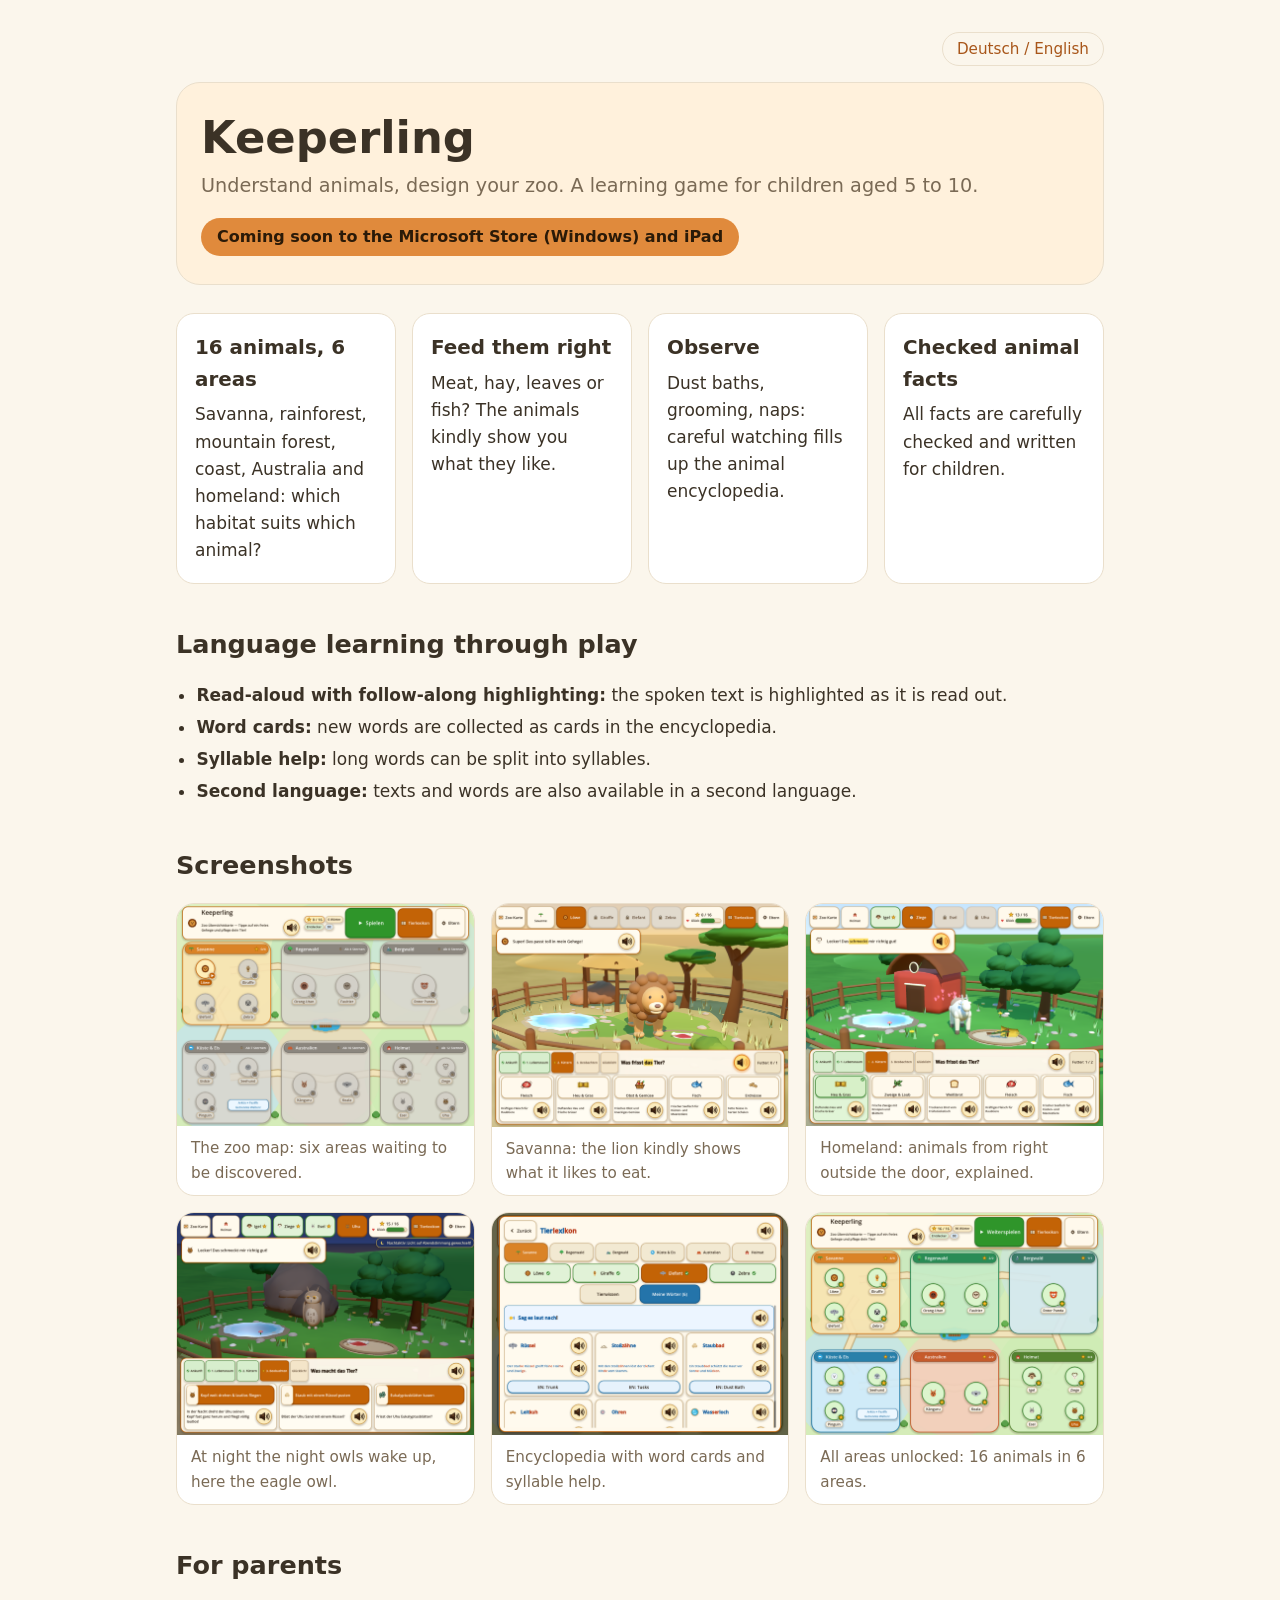
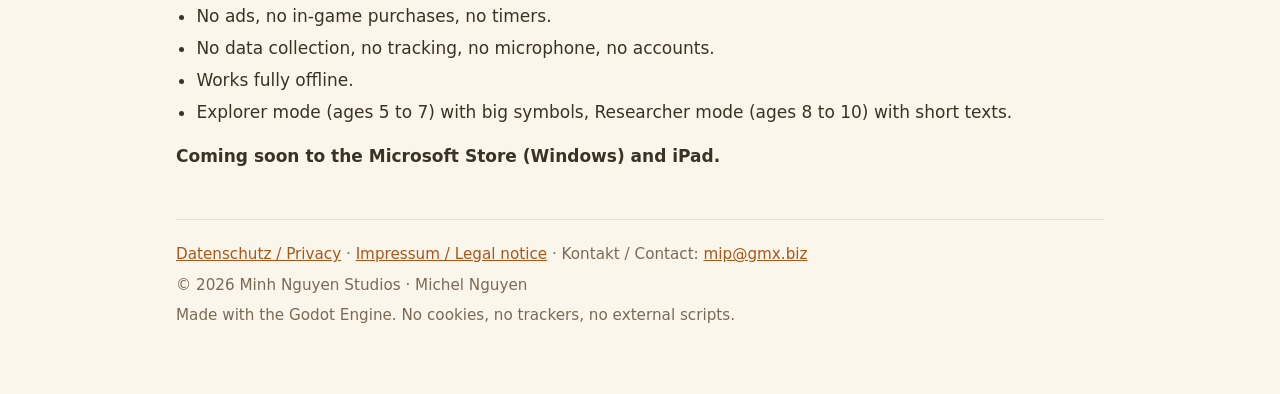
<file: index.html>
<!doctype html>
<html lang="de">
<head>
<meta charset="utf-8">
<meta name="viewport" content="width=device-width, initial-scale=1">
<meta name="color-scheme" content="light dark">
<title>Keeperling – Tiere verstehen, Zoo gestalten</title>
<meta name="description" content="Keeperling ist ein werbefreies Lernspiel für Kinder von 5 bis 10 Jahren: 16 Tiere in 6 Gebieten, Sprachförderung, geprüfte Tierfakten, komplett offline.">
<link rel="stylesheet" href="style.css">
</head>
<body>
<main>
<div class="top"><button class="langbtn" type="button" onclick="document.body.classList.toggle('en');document.documentElement.lang=document.body.classList.contains('en')?'en':'de'">Deutsch / English</button></div>
<header class="hero">
<h1>Keeperling</h1>
<p lang="de">Tiere verstehen, Zoo gestalten. Ein Lernspiel für Kinder von 5 bis 10 Jahren.</p>
<p lang="en">Understand animals, design your zoo. A learning game for children aged 5 to 10.</p>
<div lang="de"><span class="soon">Bald im Microsoft Store (Windows) und für iPad</span></div>
<div lang="en"><span class="soon">Coming soon to the Microsoft Store (Windows) and iPad</span></div>
</header>
<div lang="de">
<div class="grid">
<div class="card"><h3>16 Tiere, 6 Gebiete</h3>Savanne, Regenwald, Bergwald, Küste, Australien und Heimat: Welcher Lebensraum passt zu welchem Tier?</div>
<div class="card"><h3>Richtig füttern</h3>Fleisch, Heu, Laub oder Fisch? Die Tiere zeigen freundlich, was ihnen schmeckt.</div>
<div class="card"><h3>Beobachten</h3>Staubbad, Fellpflege, Mittagsschlaf: Wer genau hinschaut, füllt das Tierlexikon.</div>
<div class="card"><h3>Geprüfte Tierfakten</h3>Alle Fakten sind sorgfältig geprüft und kindgerecht formuliert.</div>
</div>
<h2>Spielend Sprache fördern</h2>
<ul class="checks">
<li><strong>Vorlesen mit Mitlese-Markierung:</strong> Beim Vorlesen wird der gesprochene Text mitmarkiert.</li>
<li><strong>Wortkarten:</strong> Neue Wörter werden im Lexikon als Karten gesammelt.</li>
<li><strong>Silbenhilfe:</strong> Lange Wörter lassen sich in Silben aufteilen.</li>
<li><strong>Zweitsprache:</strong> Texte und Wörter gibt es auch in einer zweiten Sprache.</li>
</ul>
<h2>Einblicke</h2>
<ul class="gallery">
<li><figure><a href="img/02_zoo_map_start.png"><img src="img/02_zoo_map_start.png" width="1200" height="899" alt="Zoo-Karte zu Beginn des Spiels" loading="lazy"></a><figcaption>Die Zoo-Karte: sechs Gebiete warten darauf, entdeckt zu werden.</figcaption></figure></li>
<li><figure><a href="img/03b_savanna_lion_feed.png"><img src="img/03b_savanna_lion_feed.png" width="1200" height="899" alt="Löwe in der Savanne beim Füttern" loading="lazy"></a><figcaption>Savanne: Der Löwe zeigt freundlich, was ihm schmeckt.</figcaption></figure></li>
<li><figure><a href="img/12b_homeland_goat_feed.png"><img src="img/12b_homeland_goat_feed.png" width="1200" height="899" alt="Ziege im Heimat-Gebiet beim Füttern" loading="lazy"></a><figcaption>Heimat: Auch Tiere vor der Haustür werden verständlich.</figcaption></figure></li>
<li><figure><a href="img/13_homeland_eagle_owl_night.png"><img src="img/13_homeland_eagle_owl_night.png" width="1200" height="899" alt="Uhu bei Nacht im Heimat-Gebiet" loading="lazy"></a><figcaption>Nachts erwachen die Nachtschwärmer, hier der Uhu.</figcaption></figure></li>
<li><figure><a href="img/16_lexicon_words_syllables.png"><img src="img/16_lexicon_words_syllables.png" width="1200" height="899" alt="Lexikon mit Wortkarten und Silben" loading="lazy"></a><figcaption>Lexikon mit Wortkarten und Silbenhilfe.</figcaption></figure></li>
<li><figure><a href="img/14_zoo_map_all_unlocked.png"><img src="img/14_zoo_map_all_unlocked.png" width="1200" height="899" alt="Zoo-Karte mit allen freigeschalteten Gebieten" loading="lazy"></a><figcaption>Alle Gebiete freigeschaltet: 16 Tiere in 6 Gebieten.</figcaption></figure></li>
</ul>
<h2>Für Eltern</h2>
<ul class="checks">
<li>Keine Werbung, keine Käufe im Spiel, kein Zeitdruck.</li>
<li>Keine Datensammlung, kein Tracking, kein Mikrofon, keine Konten.</li>
<li>Funktioniert komplett offline.</li>
<li>Entdecker-Modus (5 bis 7) mit großen Symbolen, Forscher-Modus (8 bis 10) mit kurzen Lesetexten.</li>
</ul>
<p><strong>Bald im Microsoft Store (Windows) und für iPad.</strong></p>
</div>
<div lang="en">
<div class="grid">
<div class="card"><h3>16 animals, 6 areas</h3>Savanna, rainforest, mountain forest, coast, Australia and homeland: which habitat suits which animal?</div>
<div class="card"><h3>Feed them right</h3>Meat, hay, leaves or fish? The animals kindly show you what they like.</div>
<div class="card"><h3>Observe</h3>Dust baths, grooming, naps: careful watching fills up the animal encyclopedia.</div>
<div class="card"><h3>Checked animal facts</h3>All facts are carefully checked and written for children.</div>
</div>
<h2>Language learning through play</h2>
<ul class="checks">
<li><strong>Read-aloud with follow-along highlighting:</strong> the spoken text is highlighted as it is read out.</li>
<li><strong>Word cards:</strong> new words are collected as cards in the encyclopedia.</li>
<li><strong>Syllable help:</strong> long words can be split into syllables.</li>
<li><strong>Second language:</strong> texts and words are also available in a second language.</li>
</ul>
<h2>Screenshots</h2>
<ul class="gallery">
<li><figure><a href="img/02_zoo_map_start.png"><img src="img/02_zoo_map_start.png" width="1200" height="899" alt="Zoo map at the start of the game" loading="lazy"></a><figcaption>The zoo map: six areas waiting to be discovered.</figcaption></figure></li>
<li><figure><a href="img/03b_savanna_lion_feed.png"><img src="img/03b_savanna_lion_feed.png" width="1200" height="899" alt="Lion in the savanna being fed" loading="lazy"></a><figcaption>Savanna: the lion kindly shows what it likes to eat.</figcaption></figure></li>
<li><figure><a href="img/12b_homeland_goat_feed.png"><img src="img/12b_homeland_goat_feed.png" width="1200" height="899" alt="Goat in the homeland area being fed" loading="lazy"></a><figcaption>Homeland: animals from right outside the door, explained.</figcaption></figure></li>
<li><figure><a href="img/13_homeland_eagle_owl_night.png"><img src="img/13_homeland_eagle_owl_night.png" width="1200" height="899" alt="Eagle owl at night in the homeland area" loading="lazy"></a><figcaption>At night the night owls wake up, here the eagle owl.</figcaption></figure></li>
<li><figure><a href="img/16_lexicon_words_syllables.png"><img src="img/16_lexicon_words_syllables.png" width="1200" height="899" alt="Encyclopedia with word cards and syllables" loading="lazy"></a><figcaption>Encyclopedia with word cards and syllable help.</figcaption></figure></li>
<li><figure><a href="img/14_zoo_map_all_unlocked.png"><img src="img/14_zoo_map_all_unlocked.png" width="1200" height="899" alt="Zoo map with all areas unlocked" loading="lazy"></a><figcaption>All areas unlocked: 16 animals in 6 areas.</figcaption></figure></li>
</ul>
<h2>For parents</h2>
<ul class="checks">
<li>No ads, no in-game purchases, no timers.</li>
<li>No data collection, no tracking, no microphone, no accounts.</li>
<li>Works fully offline.</li>
<li>Explorer mode (ages 5 to 7) with big symbols, Researcher mode (ages 8 to 10) with short texts.</li>
</ul>
<p><strong>Coming soon to the Microsoft Store (Windows) and iPad.</strong></p>
</div>
<footer>
<p><a href="privacy.html">Datenschutz / Privacy</a> · <a href="imprint.html">Impressum / Legal notice</a> · Kontakt / Contact: <a href="mailto:mip@gmx.biz">mip@gmx.biz</a></p>
<p>© 2026 Minh Nguyen Studios · Michel Nguyen</p>
<p lang="de">Erstellt mit der Godot Engine. Keine Cookies, keine Tracker, keine externen Skripte.</p>
<p lang="en">Made with the Godot Engine. No cookies, no trackers, no external scripts.</p>
</footer>
</main>
<script>if(!navigator.language.toLowerCase().startsWith('de')){document.body.classList.add('en');document.documentElement.lang='en'}</script>
</body>
</html>
</file>
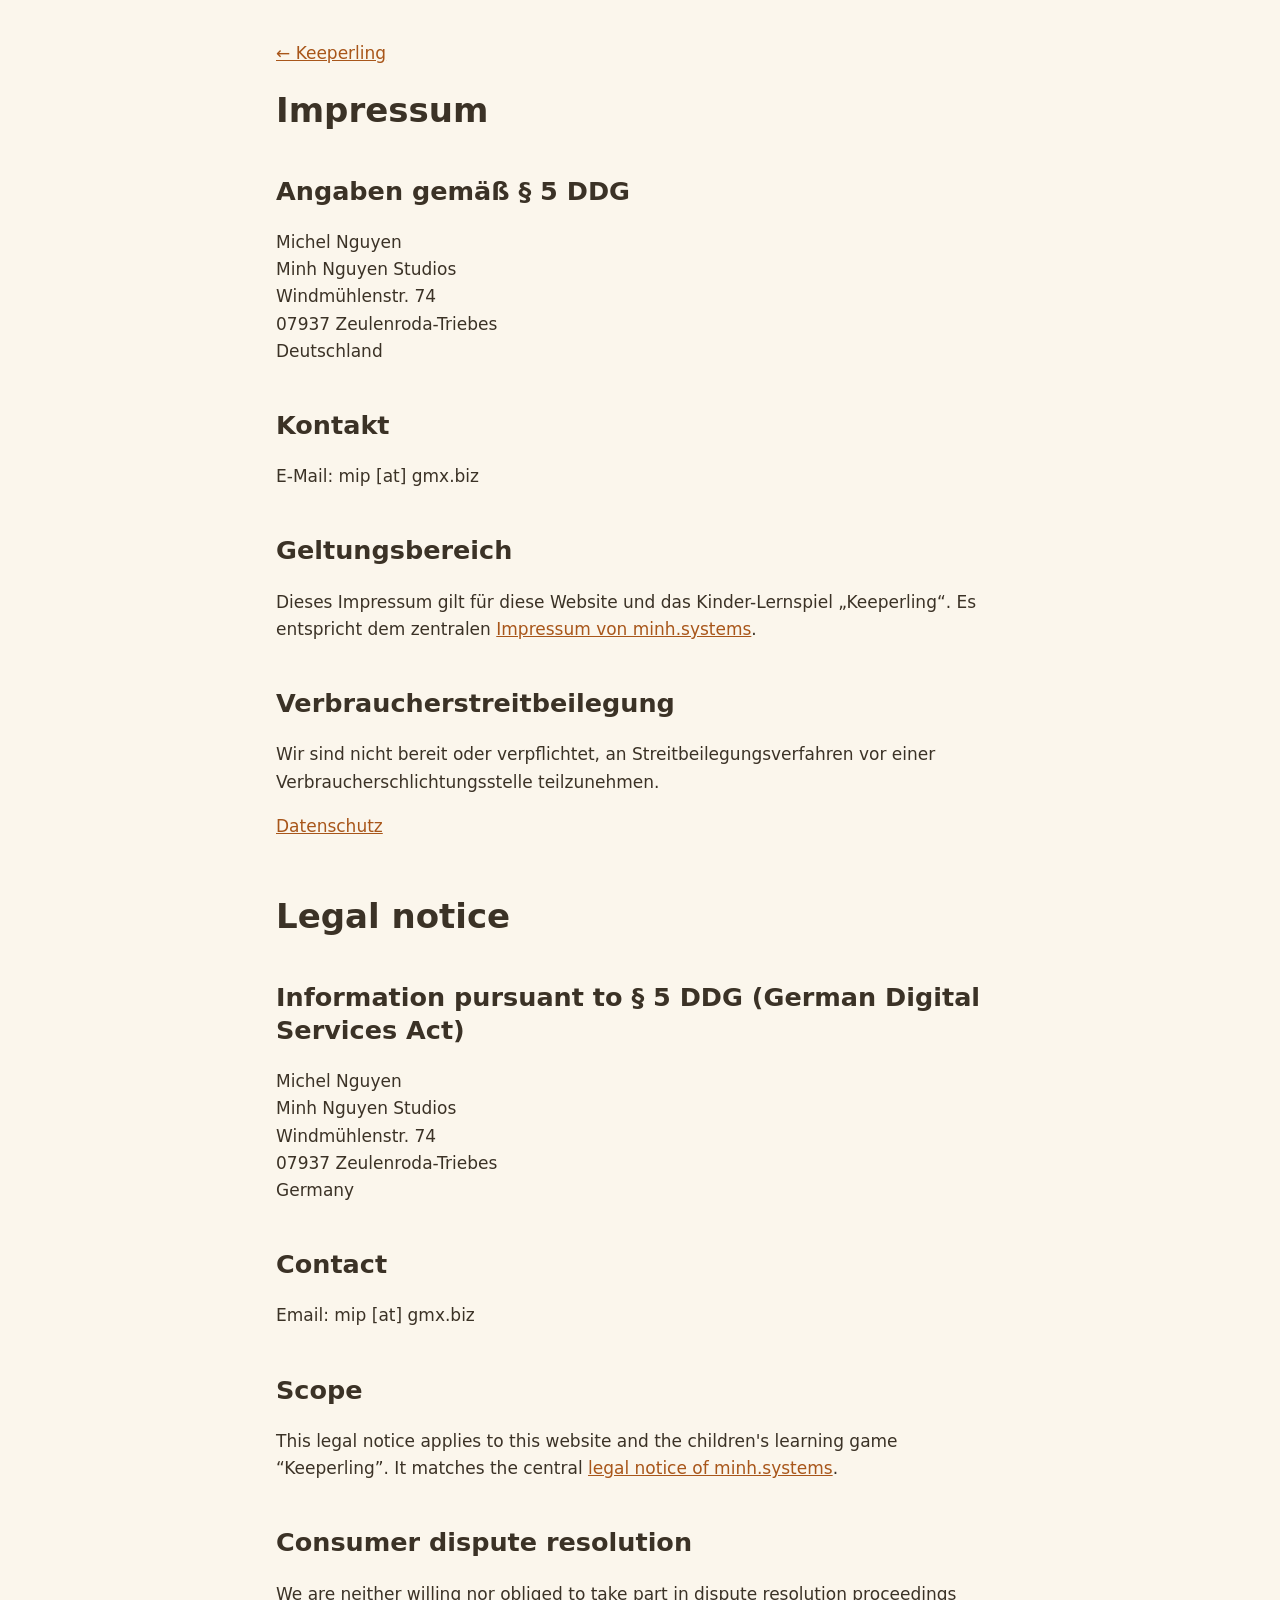
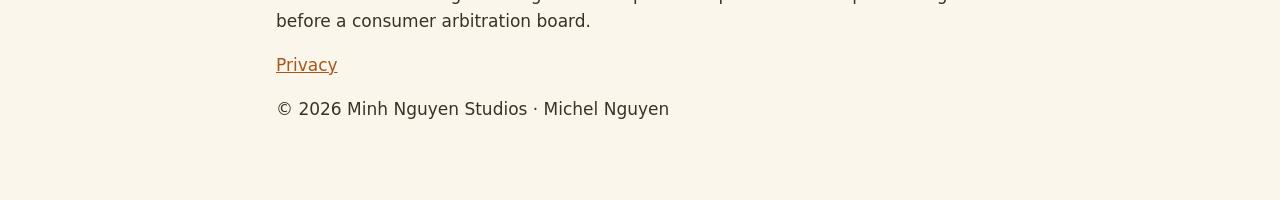
<file: imprint.html>
<!doctype html>
<html lang="de">
<head>
<meta charset="utf-8">
<meta name="viewport" content="width=device-width, initial-scale=1">
<meta name="color-scheme" content="light dark">
<title>Impressum – Keeperling</title>
<meta name="description" content="Impressum und Anbieterangaben für Keeperling.">
<link rel="stylesheet" href="style.css">
</head>
<body><main class="doc"><p class="docnav"><a href="index.html">← Keeperling</a></p>
<h1>Impressum</h1>
<h2>Angaben gemäß § 5 DDG</h2>
<p>Michel Nguyen<br>Minh Nguyen Studios<br>Windmühlenstr. 74<br>07937 Zeulenroda-Triebes<br>Deutschland</p>
<h2>Kontakt</h2>
<p>E-Mail: mip [at] gmx.biz</p>
<h2>Geltungsbereich</h2>
<p>Dieses Impressum gilt für diese Website und das Kinder-Lernspiel „Keeperling“. Es entspricht dem zentralen <a href="https://minh.systems/impressum/">Impressum von minh.systems</a>.</p>
<h2>Verbraucherstreitbeilegung</h2>
<p>Wir sind nicht bereit oder verpflichtet, an Streitbeilegungsverfahren vor einer Verbraucherschlichtungsstelle teilzunehmen.</p>
<p><a href="privacy.html">Datenschutz</a></p>
<h1 lang="en" style="margin-top:56px;display:block">Legal notice</h1>
<div lang="en" style="display:block">
<h2>Information pursuant to § 5 DDG (German Digital Services Act)</h2>
<p>Michel Nguyen<br>Minh Nguyen Studios<br>Windmühlenstr. 74<br>07937 Zeulenroda-Triebes<br>Germany</p>
<h2>Contact</h2>
<p>Email: mip [at] gmx.biz</p>
<h2>Scope</h2>
<p>This legal notice applies to this website and the children's learning game “Keeperling”. It matches the central <a href="https://minh.systems/impressum/">legal notice of minh.systems</a>.</p>
<h2>Consumer dispute resolution</h2>
<p>We are neither willing nor obliged to take part in dispute resolution proceedings before a consumer arbitration board.</p>
<p><a href="privacy.html">Privacy</a></p>
</div>
<p>© 2026 Minh Nguyen Studios · Michel Nguyen</p></main></body></html>
</file>
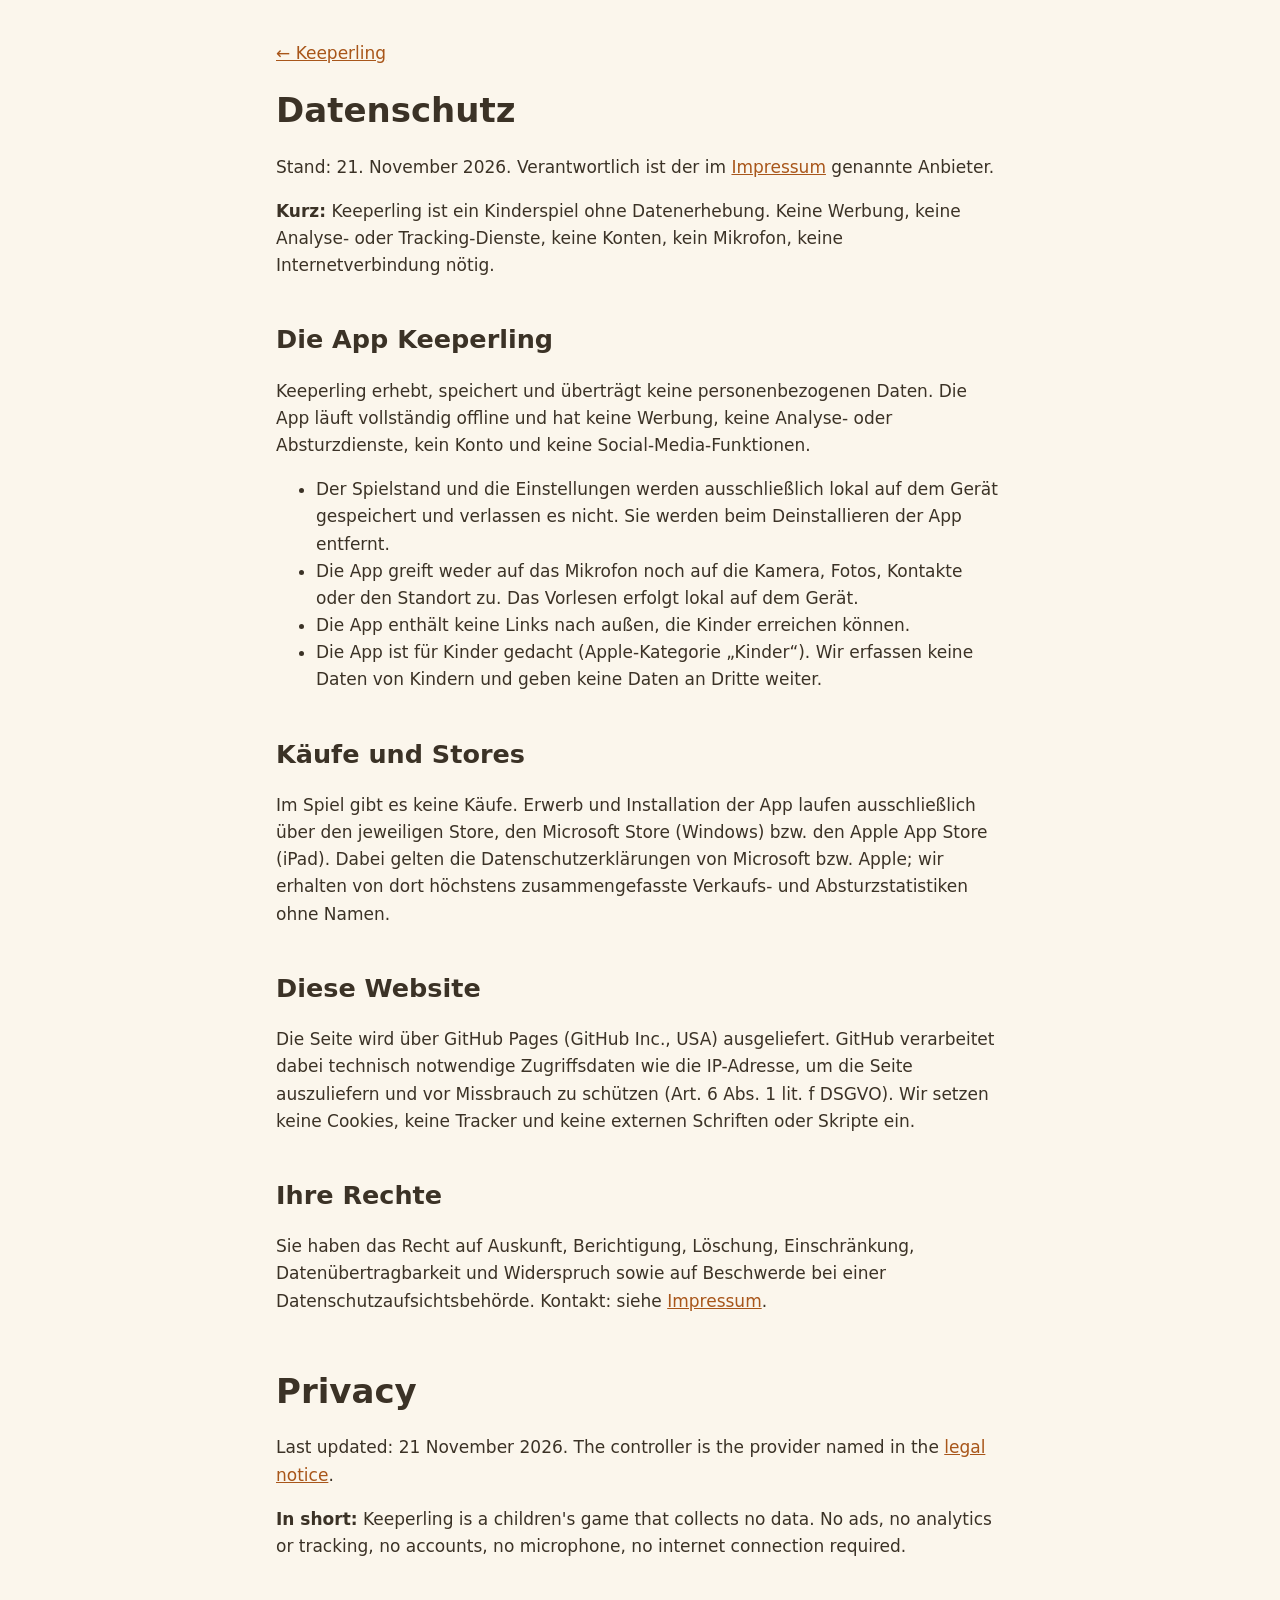
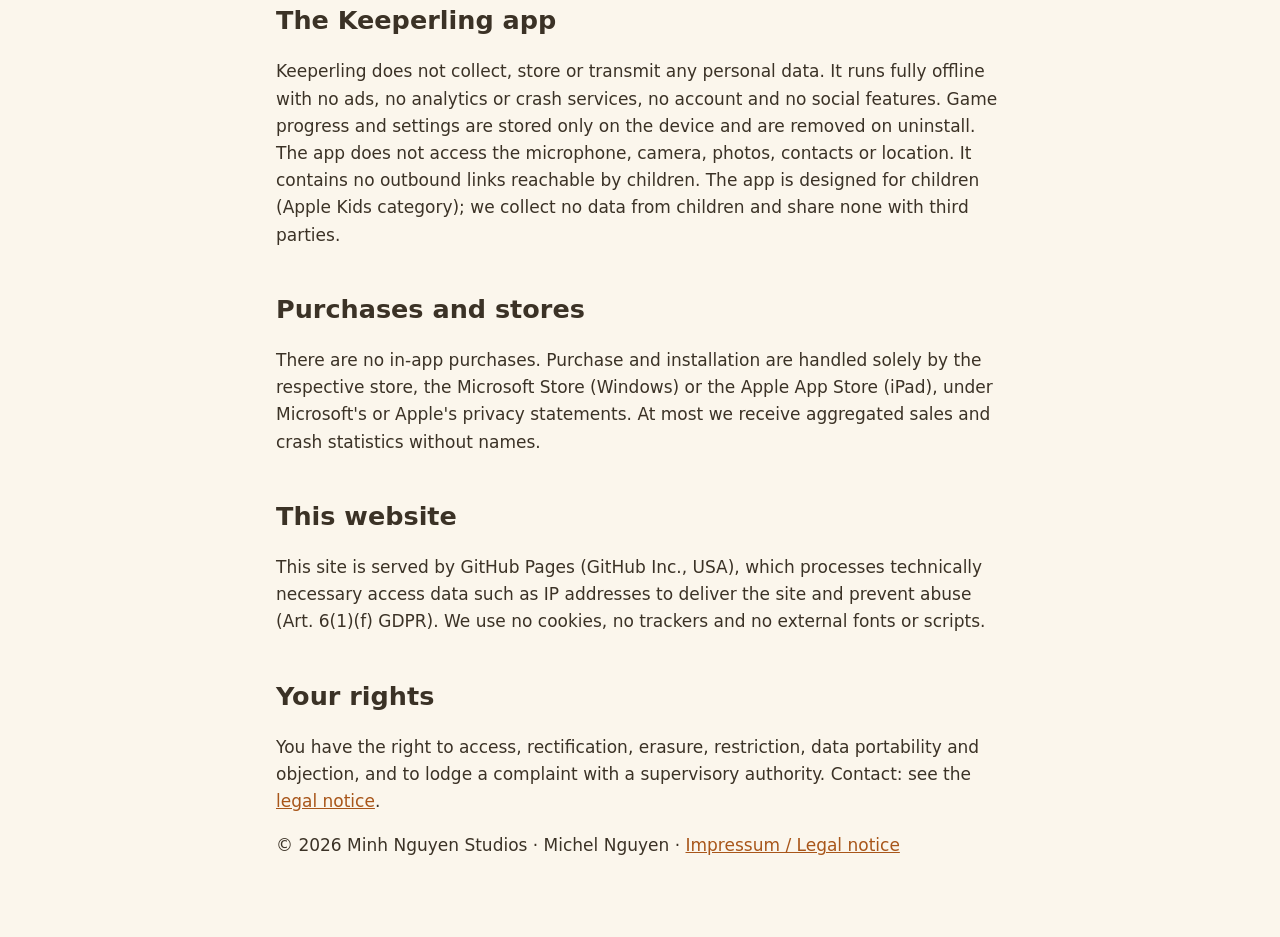
<file: privacy.html>
<!doctype html>
<html lang="de">
<head>
<meta charset="utf-8">
<meta name="viewport" content="width=device-width, initial-scale=1">
<meta name="color-scheme" content="light dark">
<title>Datenschutz – Keeperling</title>
<meta name="description" content="Datenschutzerklärung für Keeperling und diese Website.">
<link rel="stylesheet" href="style.css">
</head>
<body><main class="doc"><p class="docnav"><a href="index.html">← Keeperling</a></p>
<h1>Datenschutz</h1>
<p>Stand: 21. November 2026. Verantwortlich ist der im <a href="imprint.html">Impressum</a> genannte Anbieter.</p>
<p><strong>Kurz:</strong> Keeperling ist ein Kinderspiel ohne Datenerhebung. Keine Werbung, keine Analyse- oder Tracking-Dienste, keine Konten, kein Mikrofon, keine Internetverbindung nötig.</p>
<h2>Die App Keeperling</h2>
<p>Keeperling erhebt, speichert und überträgt keine personenbezogenen Daten. Die App läuft vollständig offline und hat keine Werbung, keine Analyse- oder Absturzdienste, kein Konto und keine Social-Media-Funktionen.</p>
<ul>
<li>Der Spielstand und die Einstellungen werden ausschließlich lokal auf dem Gerät gespeichert und verlassen es nicht. Sie werden beim Deinstallieren der App entfernt.</li>
<li>Die App greift weder auf das Mikrofon noch auf die Kamera, Fotos, Kontakte oder den Standort zu. Das Vorlesen erfolgt lokal auf dem Gerät.</li>
<li>Die App enthält keine Links nach außen, die Kinder erreichen können.</li>
<li>Die App ist für Kinder gedacht (Apple-Kategorie „Kinder“). Wir erfassen keine Daten von Kindern und geben keine Daten an Dritte weiter.</li>
</ul>
<h2>Käufe und Stores</h2>
<p>Im Spiel gibt es keine Käufe. Erwerb und Installation der App laufen ausschließlich über den jeweiligen Store, den Microsoft Store (Windows) bzw. den Apple App Store (iPad). Dabei gelten die Datenschutzerklärungen von Microsoft bzw. Apple; wir erhalten von dort höchstens zusammengefasste Verkaufs- und Absturzstatistiken ohne Namen.</p>
<h2>Diese Website</h2>
<p>Die Seite wird über GitHub Pages (GitHub Inc., USA) ausgeliefert. GitHub verarbeitet dabei technisch notwendige Zugriffsdaten wie die IP-Adresse, um die Seite auszuliefern und vor Missbrauch zu schützen (Art. 6 Abs. 1 lit. f DSGVO). Wir setzen keine Cookies, keine Tracker und keine externen Schriften oder Skripte ein.</p>
<h2>Ihre Rechte</h2>
<p>Sie haben das Recht auf Auskunft, Berichtigung, Löschung, Einschränkung, Datenübertragbarkeit und Widerspruch sowie auf Beschwerde bei einer Datenschutzaufsichtsbehörde. Kontakt: siehe <a href="imprint.html">Impressum</a>.</p>
<h1 lang="en" style="margin-top:56px;display:block">Privacy</h1>
<div lang="en" style="display:block">
<p>Last updated: 21 November 2026. The controller is the provider named in the <a href="imprint.html">legal notice</a>.</p>
<p><strong>In short:</strong> Keeperling is a children's game that collects no data. No ads, no analytics or tracking, no accounts, no microphone, no internet connection required.</p>
<h2>The Keeperling app</h2>
<p>Keeperling does not collect, store or transmit any personal data. It runs fully offline with no ads, no analytics or crash services, no account and no social features. Game progress and settings are stored only on the device and are removed on uninstall. The app does not access the microphone, camera, photos, contacts or location. It contains no outbound links reachable by children. The app is designed for children (Apple Kids category); we collect no data from children and share none with third parties.</p>
<h2>Purchases and stores</h2>
<p>There are no in-app purchases. Purchase and installation are handled solely by the respective store, the Microsoft Store (Windows) or the Apple App Store (iPad), under Microsoft's or Apple's privacy statements. At most we receive aggregated sales and crash statistics without names.</p>
<h2>This website</h2>
<p>This site is served by GitHub Pages (GitHub Inc., USA), which processes technically necessary access data such as IP addresses to deliver the site and prevent abuse (Art. 6(1)(f) GDPR). We use no cookies, no trackers and no external fonts or scripts.</p>
<h2>Your rights</h2>
<p>You have the right to access, rectification, erasure, restriction, data portability and objection, and to lodge a complaint with a supervisory authority. Contact: see the <a href="imprint.html">legal notice</a>.</p>
</div>
<p>© 2026 Minh Nguyen Studios · Michel Nguyen · <a href="imprint.html">Impressum / Legal notice</a></p></main></body></html>
</file>
<file: style.css>
:root{--bg:#fbf6ec;--fg:#3b3226;--muted:#7a6a55;--accent:#e08a3c;--link:#a8561a;--card:#fff;--line:#eadfcc;--hero:#fff1dc}
@media (prefers-color-scheme:dark){:root{--bg:#1f1b16;--fg:#f3ead9;--muted:#bfae93;--accent:#f0a35e;--link:#f0a35e;--card:#2a251e;--line:#3d352b;--hero:#2e261b}}
*{box-sizing:border-box}
body{margin:0;background:var(--bg);color:var(--fg);font:17px/1.6 system-ui,-apple-system,"Segoe UI",sans-serif}
main{max-width:960px;margin:0 auto;padding:32px 16px 60px}
main.doc{max-width:760px;padding-top:40px}
a{color:var(--link)}
img{max-width:100%;height:auto}
h1{line-height:1.2}h2{margin-top:44px;line-height:1.3}
.top{display:flex;justify-content:flex-end;font-size:.95rem}
.top a,.langbtn{color:var(--link);background:none;border:1px solid var(--line);border-radius:999px;padding:4px 14px;font:inherit;cursor:pointer;text-decoration:none}
.hero{background:var(--hero);border:1px solid var(--line);border-radius:24px;padding:28px 24px;margin:16px 0 8px}
.hero h1{font-size:2.8rem;margin:0}
.hero p{font-size:1.2rem;color:var(--muted);margin:.4rem 0 0}
.soon{display:inline-block;margin-top:16px;padding:6px 16px;border-radius:999px;background:var(--accent);color:#2a1a08;font-weight:600;font-size:1rem}
.grid{display:grid;grid-template-columns:repeat(auto-fit,minmax(210px,1fr));gap:16px;margin:28px 0}
.card{background:var(--card);border:1px solid var(--line);border-radius:18px;padding:18px}
.card h3{margin:0 0 6px}
.gallery{display:grid;grid-template-columns:repeat(auto-fill,minmax(280px,1fr));gap:16px;margin:20px 0;padding:0;list-style:none}
.gallery figure{margin:0;background:var(--card);border:1px solid var(--line);border-radius:18px;overflow:hidden}
.gallery img{display:block;width:100%;aspect-ratio:1200/899;object-fit:cover}
.gallery figcaption{padding:10px 14px;font-size:.95rem;color:var(--muted)}
.checks{padding-left:1.2em}.checks li{margin:.3rem 0}
footer{border-top:1px solid var(--line);margin-top:48px;padding-top:16px;color:var(--muted);font-size:.95rem}
footer p{margin:.4rem 0}
.docnav{margin:0 0 8px}
[lang=en]:not(html){display:none}body.en [lang=de]:not(html){display:none}body.en [lang=en]:not(html){display:block}
body.en span[lang=en],body.en a[lang=en]{display:inline}
</file>
